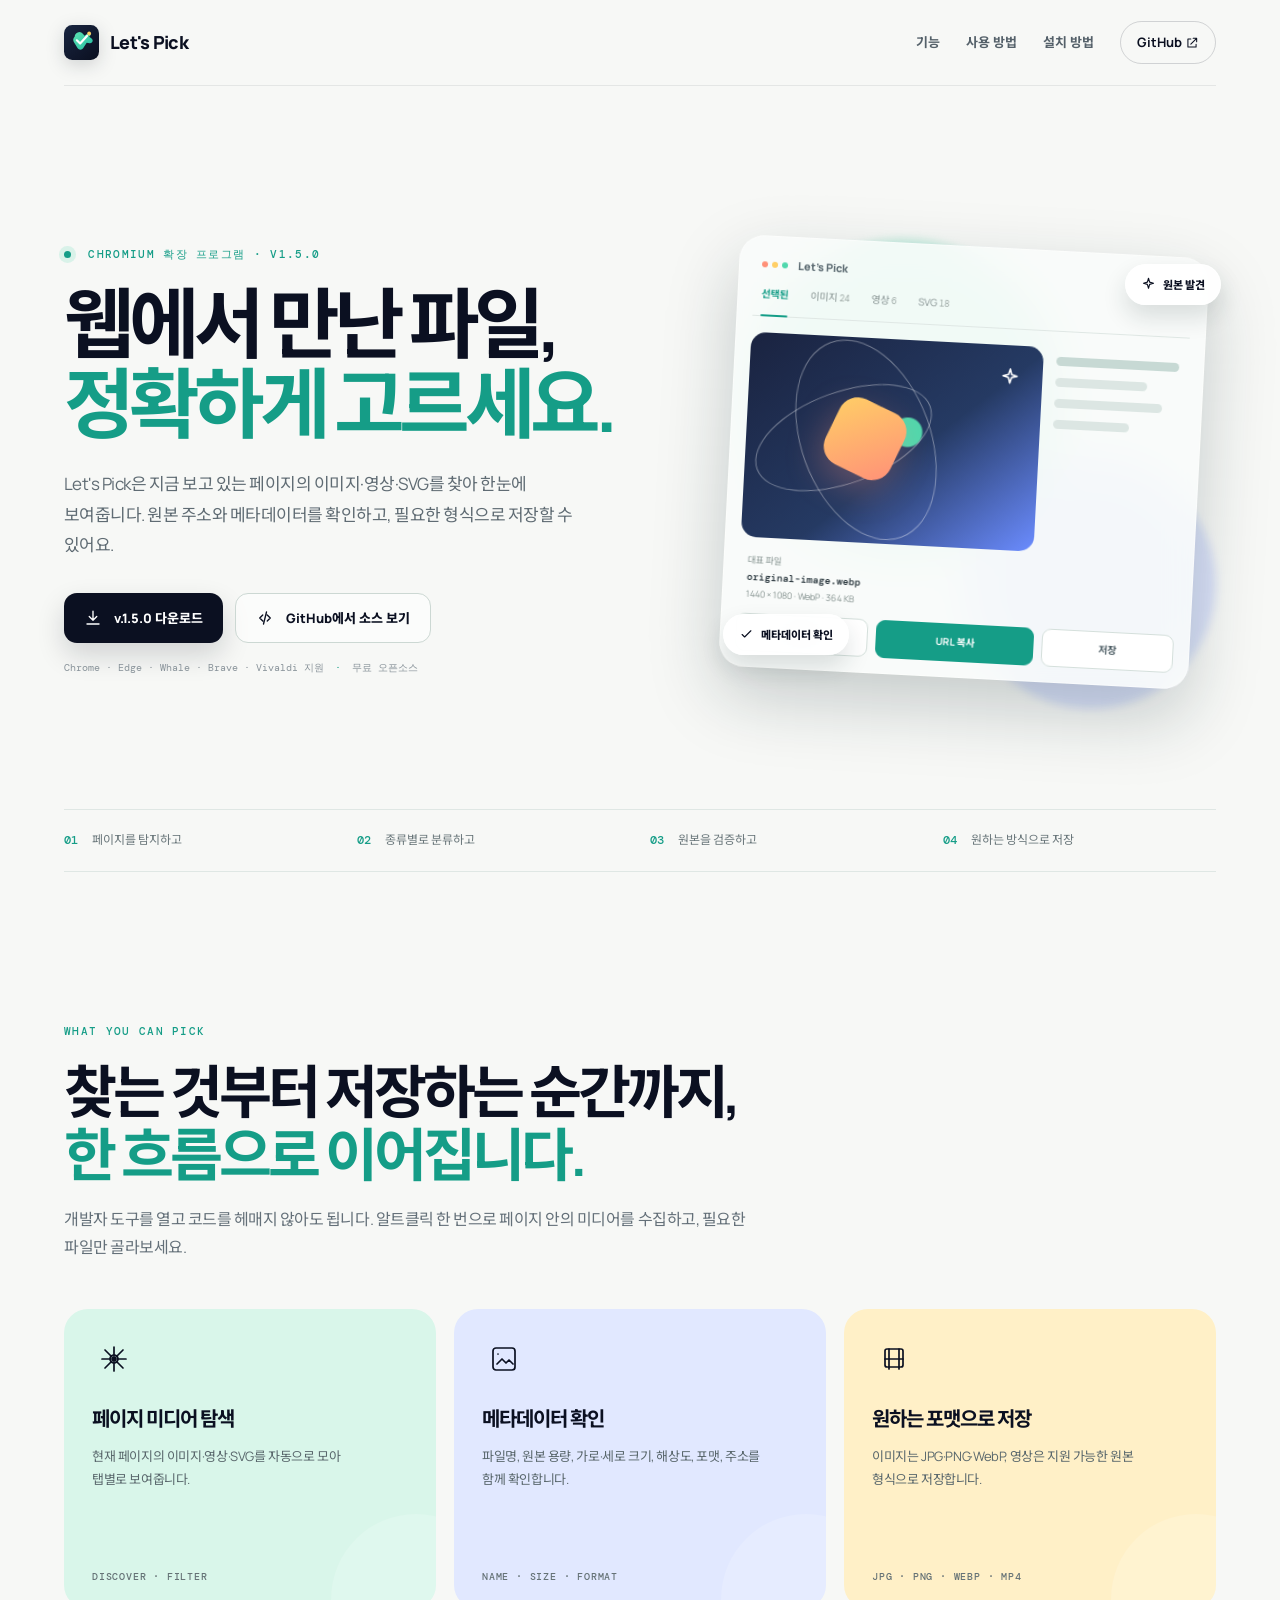
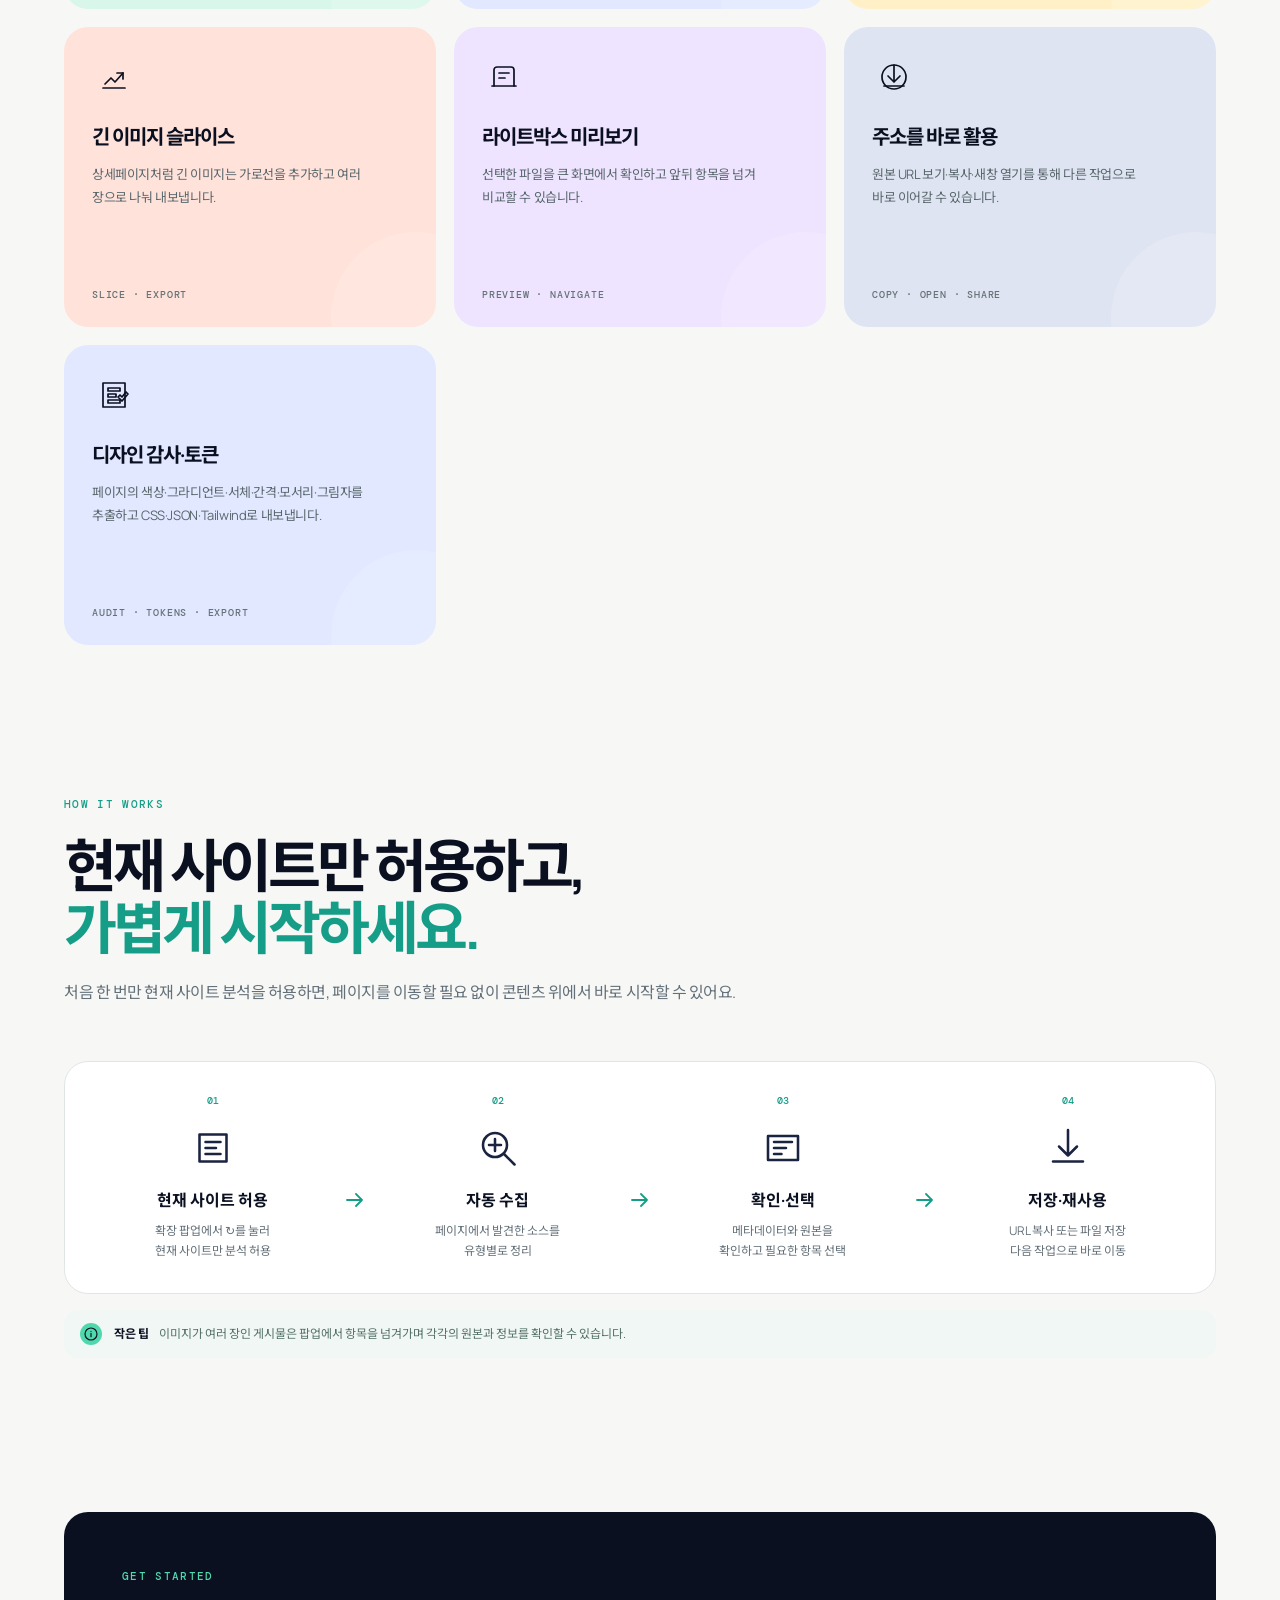
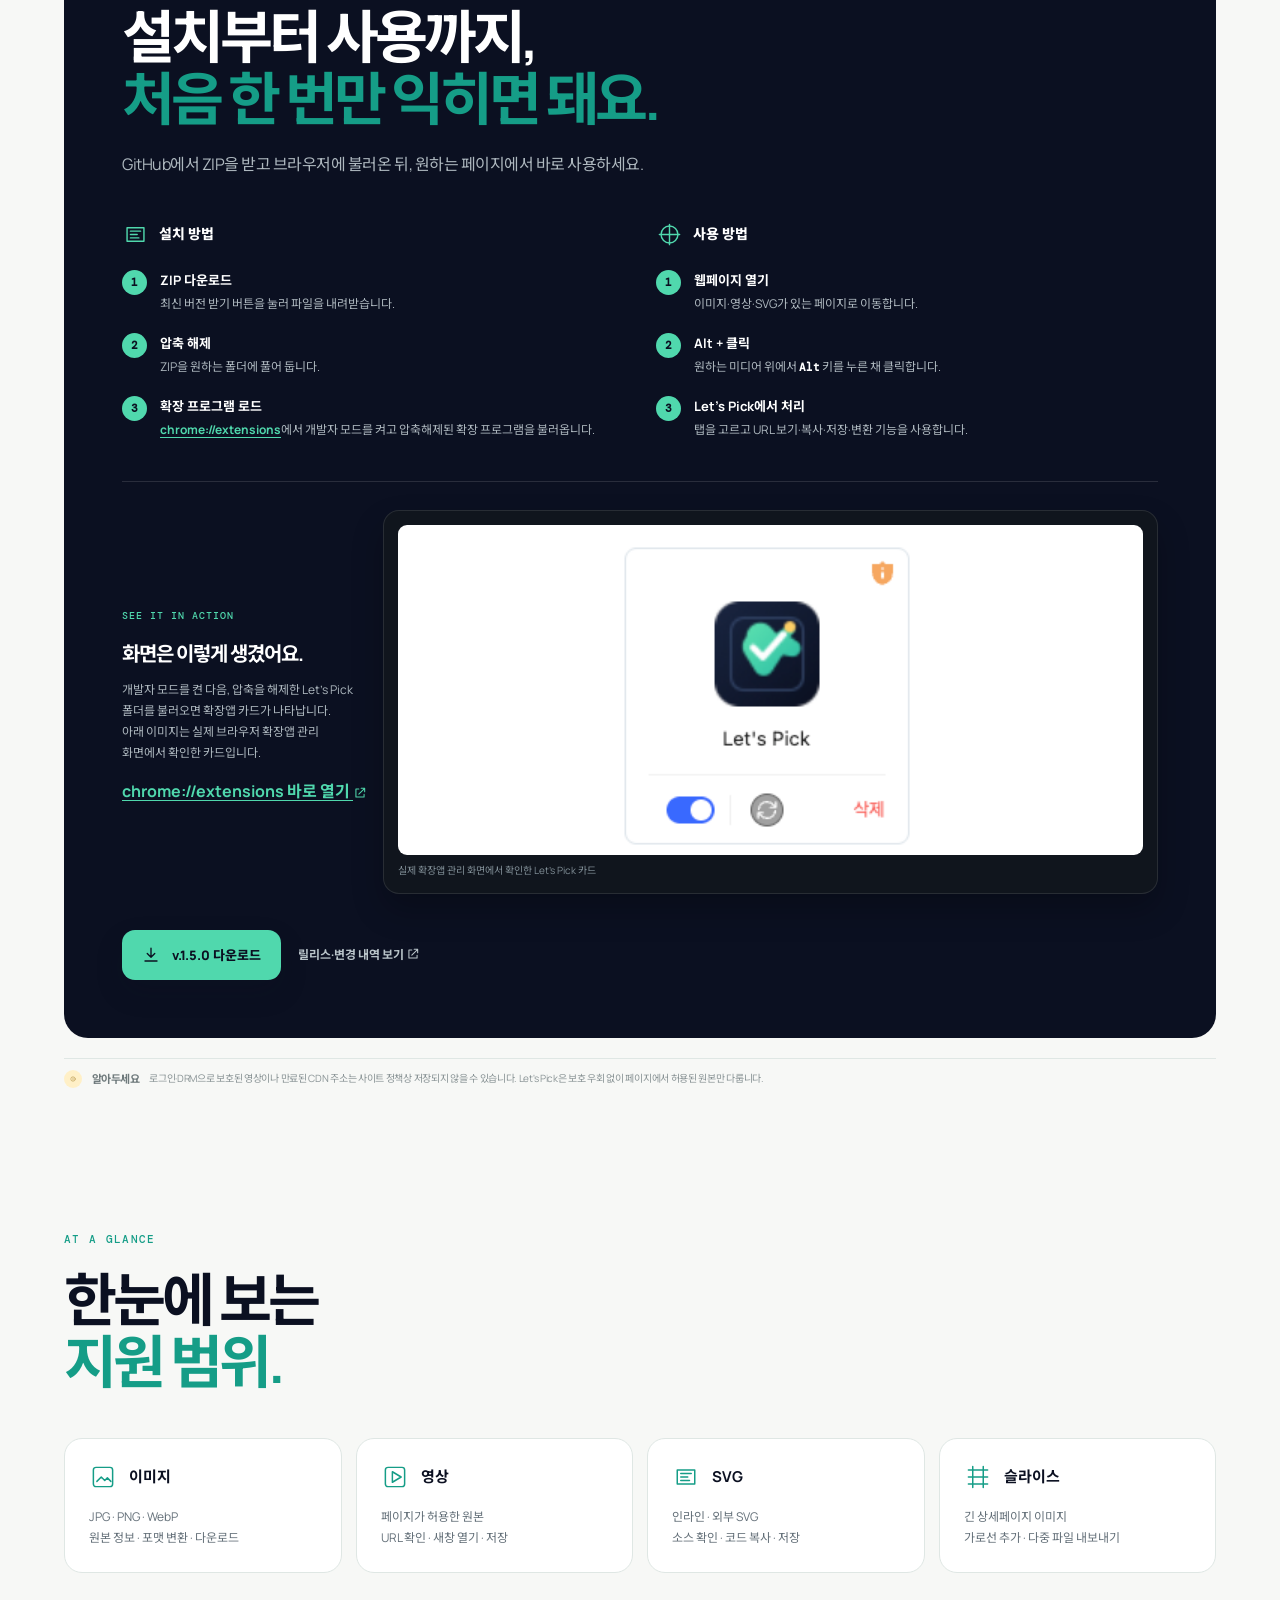
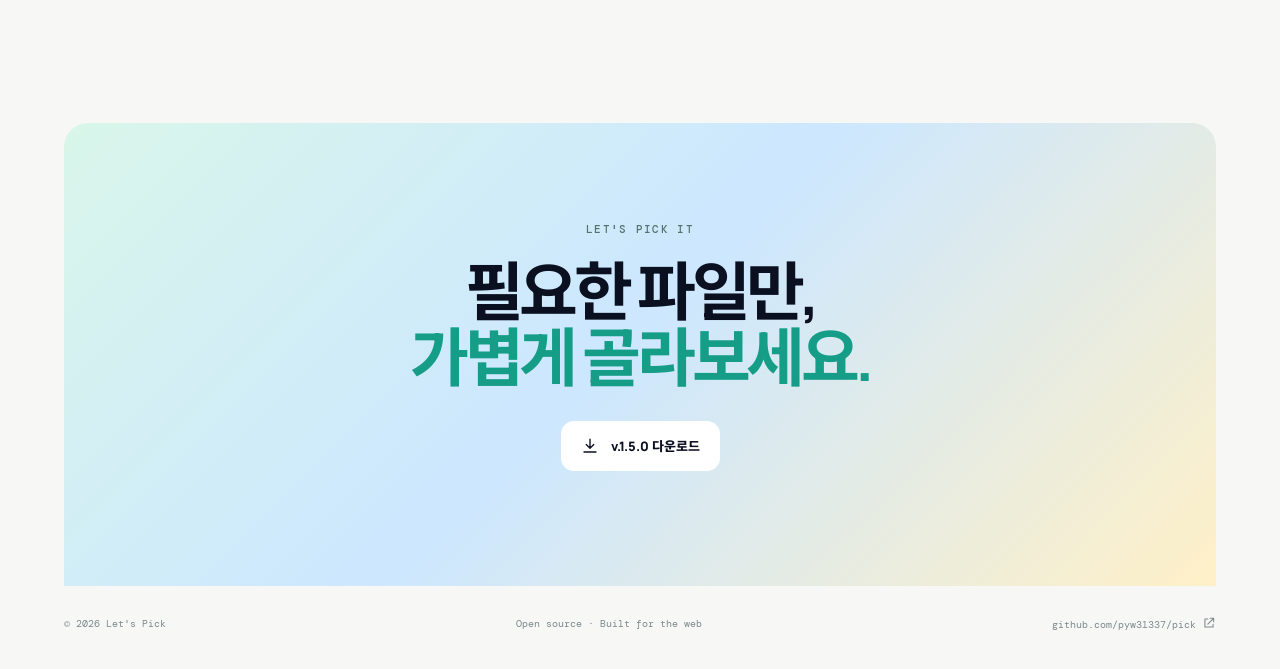
<file: index.html>
<!doctype html>
<html lang="ko">
  <head>
    <meta charset="utf-8" />
    <meta name="viewport" content="width=device-width, initial-scale=1" />
    <meta name="theme-color" content="#f7f8f6" />
    <meta name="description" content="Let's Pick — 웹페이지의 이미지·영상·SVG 원본을 찾아 확인하고 저장하는 Chromium 확장 프로그램." />
    <meta property="og:type" content="website" />
    <meta property="og:site_name" content="Let's Pick" />
    <meta property="og:title" content="Let's Pick — 웹에서 발견한 파일을, 정확하게 고르세요" />
    <meta property="og:description" content="이미지, 영상, SVG의 원본 주소와 메타데이터를 확인하고 필요한 형식으로 저장하세요." />
    <meta property="og:url" content="https://pyw31337.github.io/pick/" />
    <title>Let's Pick — 웹에서 발견한 파일을, 정확하게 고르세요</title>
    <link rel="stylesheet" href="./lets-pick.css" />
    <style>
      .note-foot{grid-column:1 / -1;display:flex;align-items:center;gap:10px;padding:11px 0 0;border:0;border-top:1px solid var(--line);border-radius:0;background:transparent;min-height:0}
      .note-foot .note-mark{width:18px;height:18px;margin:0;font-size:10px}
      .note-foot h3{font-size:11px;margin:0;color:#6f7a7c}
      .note-foot p{font-size:10px;line-height:1.5;margin:0;color:#899395}
      .inline-link{color:var(--mint);font-weight:700;text-decoration:underline;text-underline-offset:3px;text-decoration-thickness:1px;white-space:nowrap}
      .install-screenshot{display:grid;grid-template-columns:minmax(220px,.3fr) minmax(0,1fr);gap:28px;align-items:center;margin-top:42px;padding-top:28px;border-top:1px solid rgba(255,255,255,.12)}
      .screenshot-kicker{font:500 10px 'DM Mono',monospace;letter-spacing:.1em;color:var(--mint)}
      .screenshot-copy h3{font-size:20px;letter-spacing:-.05em;margin:12px 0 10px}.screenshot-copy p{font-size:12px;line-height:1.75;color:#aeb8bf;margin-bottom:16px}.install-screenshot figure{margin:0;min-width:0;padding:14px;border:1px solid rgba(255,255,255,.1);border-radius:16px;background:#10151d;box-shadow:0 16px 32px rgba(0,0,0,.24)}.install-screenshot img{display:block;width:100%;height:clamp(240px,28vw,330px);object-fit:contain;object-position:center;border-radius:9px;background:#fff}.install-screenshot figcaption{font-size:10px;color:#829098;margin-top:8px}
      @media(max-width:620px){.note-foot{align-items:flex-start}.note-foot p{font-size:9px}}
      @media(max-width:760px){.install-screenshot{grid-template-columns:1fr}.screenshot-copy p{max-width:440px}}
    </style>
  </head>
  <body>
    <svg class="icon-sprite" aria-hidden="true" focusable="false">
      <symbol id="icon-download" viewBox="0 0 24 24"><path d="M12 3v12m-5-5 5 5 5-5M4 20h16" /></symbol>
      <symbol id="icon-external" viewBox="0 0 24 24"><path d="M14 4h6v6M20 4 10 14M19 14v5H5V5h5" /></symbol>
      <symbol id="icon-source" viewBox="0 0 24 24"><path d="m9 8-4 4 4 4M15 8l4 4-4 4M14 4l-4 16" /></symbol>
      <symbol id="icon-spark" viewBox="0 0 24 24"><path d="m12 2 1.8 6.2L20 10l-6.2 1.8L12 18l-1.8-6.2L4 10l6.2-1.8L12 2Z" /></symbol>
      <symbol id="icon-check" viewBox="0 0 24 24"><path d="m5 12 4 4L19 6" /></symbol>
      <symbol id="icon-arrow-right" viewBox="0 0 24 24"><path d="M4 12h15m-6-6 6 6-6 6" /></symbol>
      <symbol id="icon-info" viewBox="0 0 24 24"><circle cx="12" cy="12" r="9" /><path d="M12 11v5M12 8h.01" /></symbol>
    </svg>
    <div class="page-shell">
      <header class="site-header">
        <a class="brand" href="./" aria-label="Let's Pick 홈">
          <svg class="brand-mark" viewBox="0 0 128 128" aria-hidden="true">
            <defs>
              <linearGradient id="brand-bg" x1="8" y1="4" x2="120" y2="124" gradientUnits="userSpaceOnUse"><stop stop-color="#18243f" /><stop offset="1" stop-color="#0b1021" /></linearGradient>
              <linearGradient id="brand-accent" x1="22" y1="22" x2="102" y2="106" gradientUnits="userSpaceOnUse"><stop stop-color="#62e6b1" /><stop offset="1" stop-color="#20b9a3" /></linearGradient>
            </defs>
            <rect width="128" height="128" rx="30" fill="url(#brand-bg)" />
            <path d="M39 43a17 17 0 0 1 30-11l6 7 9-6a10 10 0 0 1 14 3l-6 7 9 6a10 10 0 0 1-7 18l-11-2-13 20a12 12 0 0 1-20 0L37 64a17 17 0 0 1 2-21Z" fill="url(#brand-accent)" />
            <path d="m47 56 12 12 25-28" fill="none" stroke="#fff" stroke-width="8" stroke-linecap="round" stroke-linejoin="round" />
            <circle cx="92" cy="31" r="7" fill="#ffcf66" />
          </svg>
          <span>Let's Pick</span>
        </a>
        <nav class="top-nav" aria-label="페이지 메뉴">
          <a href="#features">기능</a>
          <a href="#how-it-works">사용 방법</a>
          <a href="#install">설치 방법</a>
          <a class="nav-cta" href="https://github.com/pyw31337/pick" target="_blank" rel="noreferrer">GitHub <svg class="ui-icon ui-icon-inline" aria-hidden="true"><use href="#icon-external" /></svg></a>
        </nav>
      </header>

      <main>
        <section class="hero" aria-labelledby="hero-title">
          <div class="hero-copy">
          <p class="eyebrow"><span class="status-dot"></span> Chromium 확장 프로그램 · v1.5.0</p>
            <h1 id="hero-title">웹에서 만난 파일,<br /><em>정확하게 고르세요.</em></h1>
            <p class="hero-lede">Let's Pick은 지금 보고 있는 페이지의 이미지·영상·SVG를 찾아 한눈에 보여줍니다. 원본 주소와 메타데이터를 확인하고, 필요한 형식으로 저장할 수 있어요.</p>
            <div class="hero-actions">
              <a class="button button-primary" href="./assets/lets-pick-v1.5.0.zip" download><svg class="button-icon" aria-hidden="true"><use href="#icon-download" /></svg> v.1.5.0 다운로드</a>
              <a class="button button-secondary" href="https://github.com/pyw31337/pick" target="_blank" rel="noreferrer"><svg class="button-icon" aria-hidden="true"><use href="#icon-source" /></svg> GitHub에서 소스 보기</a>
            </div>
            <p class="microcopy">Chrome · Edge · Whale · Brave · Vivaldi 지원 <span>·</span> 무료 오픈소스</p>
          </div>

          <div class="hero-visual" aria-label="Let's Pick 패널 미리보기">
            <div class="glow glow-a"></div><div class="glow glow-b"></div>
            <div class="panel-window">
            <div class="panel-topbar"><span class="window-dots"><i></i><i></i><i></i></span><span class="panel-title">Let's Pick</span><span class="panel-version">1.5.0</span></div>
              <div class="panel-tabs"><b>선택된</b><span>이미지 <strong>24</strong></span><span>영상 <strong>6</strong></span><span>SVG <strong>18</strong></span></div>
              <div class="panel-preview"><div class="preview-art"><span class="art-orbit orbit-one"></span><span class="art-orbit orbit-two"></span><span class="art-core"></span><svg class="art-star ui-icon" aria-hidden="true"><use href="#icon-spark" /></svg></div><div class="preview-lines"><i></i><i></i><i></i><i></i></div></div>
              <div class="panel-meta"><span>대표 파일</span><b>original-image.webp</b><small>1440 × 1080 · WebP · 364 KB</small></div>
              <div class="panel-actions"><button>URL 보기</button><button class="active">URL 복사</button><button>저장</button></div>
            </div>
            <div class="float-chip chip-one"><svg class="ui-icon" aria-hidden="true"><use href="#icon-spark" /></svg> 원본 발견</div><div class="float-chip chip-two"><svg class="ui-icon" aria-hidden="true"><use href="#icon-check" /></svg> 메타데이터 확인</div>
          </div>
        </section>

        <section class="trust-strip" aria-label="Let's Pick 사용 흐름">
          <div><strong>01</strong><span>페이지를 탐지하고</span></div><div><strong>02</strong><span>종류별로 분류하고</span></div><div><strong>03</strong><span>원본을 검증하고</span></div><div><strong>04</strong><span>원하는 방식으로 저장</span></div>
        </section>

        <section id="features" class="section" aria-labelledby="features-title">
          <div class="section-heading"><p class="eyebrow">WHAT YOU CAN PICK</p><h2 id="features-title">찾는 것부터 저장하는 순간까지,<br /><em>한 흐름으로 이어집니다.</em></h2><p>개발자 도구를 열고 코드를 헤매지 않아도 됩니다. 알트클릭 한 번으로 페이지 안의 미디어를 수집하고, 필요한 파일만 골라보세요.</p></div>
          <div class="feature-grid feature-grid-six">
            <article class="feature-card card-green"><div class="feature-icon icon-line" aria-hidden="true"><svg viewBox="0 0 32 32"><path d="M4 16h24M16 4v24M7 7l18 18M25 7 7 25"/><circle cx="16" cy="16" r="4"/></svg></div><h3>페이지 미디어 탐색</h3><p>현재 페이지의 이미지·영상·SVG를 자동으로 모아 탭별로 보여줍니다.</p><span class="feature-tag">DISCOVER · FILTER</span></article>
            <article class="feature-card card-blue"><div class="feature-icon icon-line" aria-hidden="true"><svg viewBox="0 0 32 32"><rect x="5" y="5" width="22" height="22" rx="3"/><path d="M9 21 14 16l4 4 3-3 4 4M10 11h.01"/></svg></div><h3>메타데이터 확인</h3><p>파일명, 원본 용량, 가로·세로 크기, 해상도, 포맷, 주소를 함께 확인합니다.</p><span class="feature-tag">NAME · SIZE · FORMAT</span></article>
            <article class="feature-card card-yellow"><div class="feature-icon icon-line" aria-hidden="true"><svg viewBox="0 0 32 32"><path d="M7 22V8a2 2 0 0 1 2-2h14a2 2 0 0 1 2 2v14a2 2 0 0 1-2 2H9a2 2 0 0 1-2-2Z"/><path d="M11 6v20M21 6v20M7 16h18"/></svg></div><h3>원하는 포맷으로 저장</h3><p>이미지는 JPG·PNG·WebP, 영상은 지원 가능한 원본 형식으로 저장합니다.</p><span class="feature-tag">JPG · PNG · WEBP · MP4</span></article>
            <article class="feature-card card-coral"><div class="feature-icon icon-line" aria-hidden="true"><svg viewBox="0 0 32 32"><path d="m7 23 6-6 4 4 8-9"/><path d="m19 12 6 0 0 6"/><path d="M5 27h22"/></svg></div><h3>긴 이미지 슬라이스</h3><p>상세페이지처럼 긴 이미지는 가로선을 추가하고 여러 장으로 나눠 내보냅니다.</p><span class="feature-tag">SLICE · EXPORT</span></article>
            <article class="feature-card card-purple"><div class="feature-icon icon-line" aria-hidden="true"><svg viewBox="0 0 32 32"><path d="M6 25V9a3 3 0 0 1 3-3h14a3 3 0 0 1 3 3v16"/><path d="M4 25h24M11 12h10M11 17h6"/></svg></div><h3>라이트박스 미리보기</h3><p>선택한 파일을 큰 화면에서 확인하고 앞뒤 항목을 넘겨 비교할 수 있습니다.</p><span class="feature-tag">PREVIEW · NAVIGATE</span></article>
            <article class="feature-card card-ink"><div class="feature-icon icon-line" aria-hidden="true"><svg viewBox="0 0 32 32"><path d="M16 4v17M10 15l6 6 6-6M6 25h20"/><circle cx="16" cy="16" r="12"/></svg></div><h3>주소를 바로 활용</h3><p>원본 URL 보기·복사·새창 열기를 통해 다른 작업으로 바로 이어갈 수 있습니다.</p><span class="feature-tag">COPY · OPEN · SHARE</span></article>
            <article class="feature-card card-blue"><div class="feature-icon icon-line" aria-hidden="true"><svg viewBox="0 0 32 32"><path d="M5 4h22v24H5V4Zm5 5h12v3H10V9Zm0 6h8v3h-8v-3Zm0 6h12v3H10v-3Z"/><path d="m22 16 2 2 4-5 2 2-6 7-4-4 2-2Z"/></svg></div><h3>디자인 감사·토큰</h3><p>페이지의 색상·그라디언트·서체·간격·모서리·그림자를 추출하고 CSS·JSON·Tailwind로 내보냅니다.</p><span class="feature-tag">AUDIT · TOKENS · EXPORT</span></article>
          </div>
        </section>

        <section id="how-it-works" class="how-section" aria-labelledby="how-title">
          <div class="section-heading"><p class="eyebrow">HOW IT WORKS</p><h2 id="how-title">현재 사이트만 허용하고,<br /><em>가볍게 시작하세요.</em></h2><p>처음 한 번만 현재 사이트 분석을 허용하면, 페이지를 이동할 필요 없이 콘텐츠 위에서 바로 시작할 수 있어요.</p></div>
          <div class="flow-diagram" aria-label="Let's Pick 동작 흐름">
            <div class="flow-step"><span class="flow-number">01</span><div class="flow-icon icon-line"><svg viewBox="0 0 32 32"><path d="M7 7h18v18H7z"/><path d="M11 12h10M11 16h7M11 20h10"/></svg></div><h3>현재 사이트 허용</h3><p>확장 팝업에서 ↻를 눌러<br />현재 사이트만 분석 허용</p></div><svg class="flow-arrow ui-icon" aria-hidden="true"><use href="#icon-arrow-right" /></svg>
            <div class="flow-step"><span class="flow-number">02</span><div class="flow-icon icon-line"><svg viewBox="0 0 32 32"><circle cx="14" cy="14" r="8"/><path d="m20 20 7 7M14 10v8M10 14h8"/></svg></div><h3>자동 수집</h3><p>페이지에서 발견한 소스를<br />유형별로 정리</p></div><svg class="flow-arrow ui-icon" aria-hidden="true"><use href="#icon-arrow-right" /></svg>
            <div class="flow-step"><span class="flow-number">03</span><div class="flow-icon icon-line"><svg viewBox="0 0 32 32"><path d="M6 8h20v16H6z"/><path d="M10 12h12M10 16h8M10 20h5"/></svg></div><h3>확인·선택</h3><p>메타데이터와 원본을<br />확인하고 필요한 항목 선택</p></div><svg class="flow-arrow ui-icon" aria-hidden="true"><use href="#icon-arrow-right" /></svg>
            <div class="flow-step"><span class="flow-number">04</span><div class="flow-icon icon-line"><svg viewBox="0 0 32 32"><path d="M16 4v17M10 15l6 6 6-6M6 25h20"/></svg></div><h3>저장·재사용</h3><p>URL 복사 또는 파일 저장<br />다음 작업으로 바로 이동</p></div>
          </div>
          <div class="tip-row"><svg class="tip-icon ui-icon" aria-hidden="true"><use href="#icon-info" /></svg><p><strong>작은 팁</strong> 이미지가 여러 장인 게시물은 팝업에서 항목을 넘겨가며 각각의 원본과 정보를 확인할 수 있습니다.</p></div>
        </section>

        <section id="install" class="install-section" aria-labelledby="install-title">
          <div class="install-card">
            <div class="section-heading"><p class="eyebrow">GET STARTED</p><h2 id="install-title">설치부터 사용까지,<br /><em>처음 한 번만 익히면 돼요.</em></h2><p>GitHub에서 ZIP을 받고 브라우저에 불러온 뒤, 원하는 페이지에서 바로 사용하세요.</p></div>
            <div class="guide-columns">
              <div class="guide-block"><div class="guide-label"><span class="guide-icon icon-line"><svg viewBox="0 0 32 32"><path d="M6 8h20v16H6z"/><path d="M10 12h12M10 16h8M10 20h10"/></svg></span><span>설치 방법</span></div><ol class="steps"><li><span>1</span><div><strong>ZIP 다운로드</strong><p>최신 버전 받기 버튼을 눌러 파일을 내려받습니다.</p></div></li><li><span>2</span><div><strong>압축 해제</strong><p>ZIP을 원하는 폴더에 풀어 둡니다.</p></div></li><li><span>3</span><div><strong>확장 프로그램 로드</strong><p><a class="inline-link" href="chrome://extensions">chrome://extensions</a>에서 개발자 모드를 켜고 압축해제된 확장 프로그램을 불러옵니다.</p></div></li></ol></div>
              <div class="guide-block guide-use"><div class="guide-label"><span class="guide-icon icon-line"><svg viewBox="0 0 32 32"><path d="M16 4v24M4 16h24"/><circle cx="16" cy="16" r="10"/></svg></span><span>사용 방법</span></div><ol class="steps"><li><span>1</span><div><strong>웹페이지 열기</strong><p>이미지·영상·SVG가 있는 페이지로 이동합니다.</p></div></li><li><span>2</span><div><strong>Alt + 클릭</strong><p>원하는 미디어 위에서 <b>Alt</b> 키를 누른 채 클릭합니다.</p></div></li><li><span>3</span><div><strong>Let's Pick에서 처리</strong><p>탭을 고르고 URL 보기·복사·저장·변환 기능을 사용합니다.</p></div></li></ol></div>
            </div>
            <div class="install-screenshot">
              <div class="screenshot-copy"><span class="screenshot-kicker">SEE IT IN ACTION</span><h3>화면은 이렇게 생겼어요.</h3><p>개발자 모드를 켠 다음, 압축을 해제한 Let's Pick 폴더를 불러오면 확장앱 카드가 나타납니다. 아래 이미지는 실제 브라우저 확장앱 관리 화면에서 확인한 카드입니다.</p><a class="inline-link" href="chrome://extensions">chrome://extensions 바로 열기 <svg class="ui-icon ui-icon-inline" aria-hidden="true"><use href="#icon-external" /></svg></a></div>
              <figure><img src="./assets/chrome-extensions-install.png?v=1.5.0" alt="실제 브라우저 확장앱 관리 화면에 표시된 Let's Pick 카드" /><figcaption>실제 확장앱 관리 화면에서 확인한 Let's Pick 카드</figcaption></figure>
            </div>
            <div class="install-actions"><a class="button button-primary" href="./assets/lets-pick-v1.5.0.zip" download><svg class="button-icon" aria-hidden="true"><use href="#icon-download" /></svg> v.1.5.0 다운로드</a><a class="text-link" href="https://github.com/pyw31337/pick/releases" target="_blank" rel="noreferrer">릴리스·변경 내역 보기 <svg class="ui-icon ui-icon-inline" aria-hidden="true"><use href="#icon-external" /></svg></a></div>
          </div>
          <aside class="note-card note-foot"><svg class="note-mark ui-icon" aria-hidden="true"><use href="#icon-info" /></svg><h3>알아두세요</h3><p>로그인·DRM으로 보호된 영상이나 만료된 CDN 주소는 사이트 정책상 저장되지 않을 수 있습니다. Let's Pick은 보호 우회 없이 페이지에서 허용된 원본만 다룹니다.</p></aside>
        </section>

        <section class="details-section" aria-labelledby="details-title"><div class="section-heading"><p class="eyebrow">AT A GLANCE</p><h2 id="details-title">한눈에 보는<br /><em>지원 범위.</em></h2></div><div class="details-grid"><div class="detail-item"><div class="detail-top"><span class="detail-symbol icon-line"><svg viewBox="0 0 32 32"><rect x="5" y="5" width="22" height="22" rx="3"/><path d="M9 21 14 16l4 4 3-3 4 4"/></svg></span><strong>이미지</strong></div><p>JPG · PNG · WebP<br />원본 정보 · 포맷 변환 · 다운로드</p></div><div class="detail-item"><div class="detail-top"><span class="detail-symbol icon-line"><svg viewBox="0 0 32 32"><path d="m13 10 10 6-10 6V10Z"/><rect x="5" y="5" width="22" height="22" rx="3"/></svg></span><strong>영상</strong></div><p>페이지가 허용한 원본<br />URL 확인 · 새창 열기 · 저장</p></div><div class="detail-item"><div class="detail-top"><span class="detail-symbol icon-line"><svg viewBox="0 0 32 32"><path d="M6 8h20v16H6z"/><path d="M10 12h12M10 16h8M10 20h10"/></svg></span><strong>SVG</strong></div><p>인라인 · 외부 SVG<br />소스 확인 · 코드 복사 · 저장</p></div><div class="detail-item"><div class="detail-top"><span class="detail-symbol icon-line"><svg viewBox="0 0 32 32"><path d="M5 8h22M5 16h22M5 24h22"/><path d="M10 4v24M22 4v24"/></svg></span><strong>슬라이스</strong></div><p>긴 상세페이지 이미지<br />가로선 추가 · 다중 파일 내보내기</p></div></div></section>

        <section class="closing" aria-labelledby="closing-title"><p class="eyebrow">LET'S PICK IT</p><h2 id="closing-title">필요한 파일만,<br /><em>가볍게 골라보세요.</em></h2><a class="button button-light" href="./assets/lets-pick-v1.5.0.zip" download><svg class="button-icon" aria-hidden="true"><use href="#icon-download" /></svg> v.1.5.0 다운로드</a></section>
      </main>

      <footer class="site-footer"><span>© 2026 Let's Pick</span><span>Open source · Built for the web</span><a href="https://github.com/pyw31337/pick" target="_blank" rel="noreferrer">github.com/pyw31337/pick <svg class="ui-icon ui-icon-inline" aria-hidden="true"><use href="#icon-external" /></svg></a></footer>
    </div>
  </body>
</html>
</file>
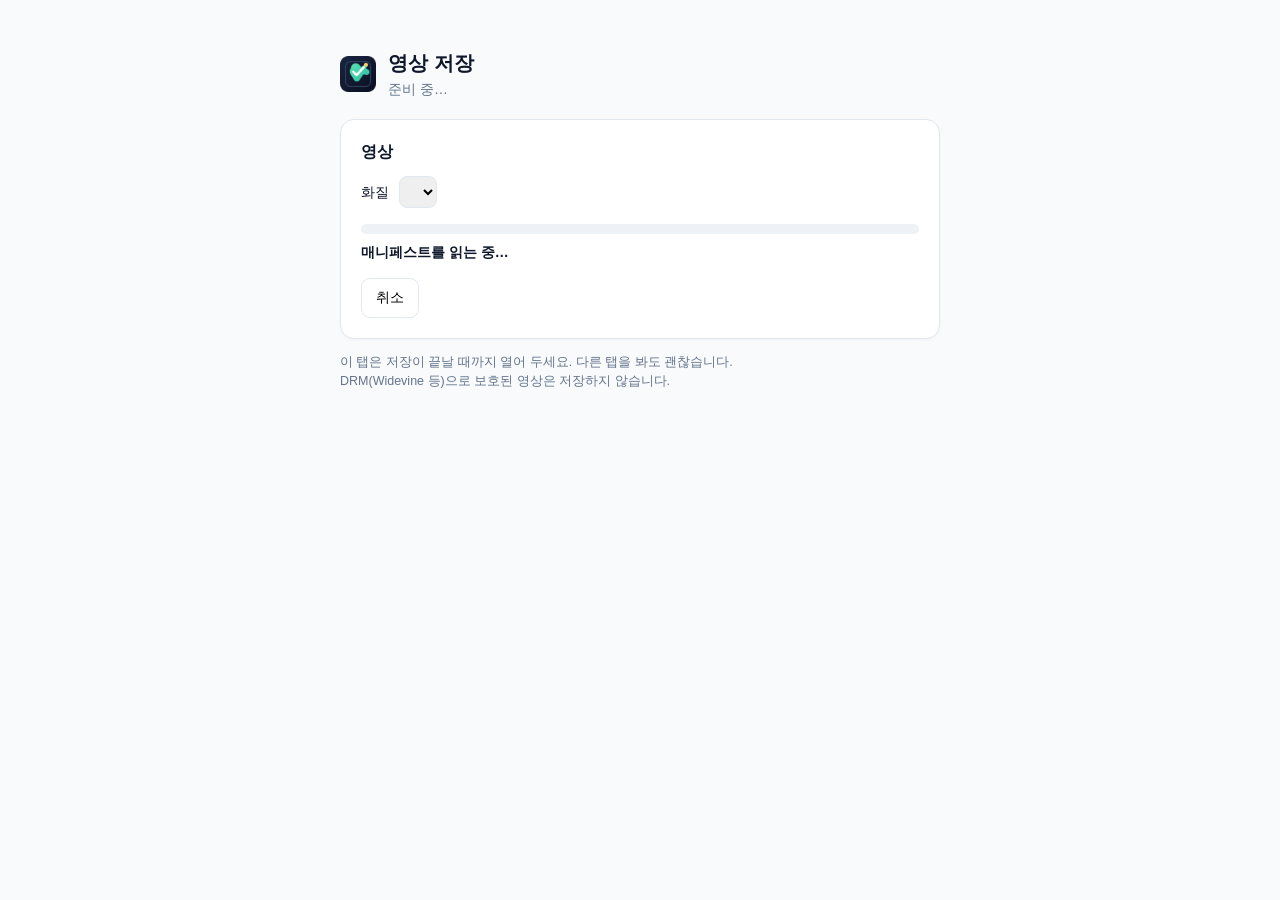
<file: downloader.html>
<!doctype html>
<html lang="ko">
<meta charset="utf-8">
<title>Let's Pick · 영상 저장</title>
<link rel="stylesheet" href="downloader.css">
<main>
  <header>
    <img src="icon-48.png" width="36" height="36" alt="">
    <div>
      <h1>영상 저장</h1>
      <p id="from">준비 중…</p>
    </div>
  </header>
  <section class="card">
    <h2 id="title">영상</h2>
    <p id="kind" class="muted"></p>
    <label id="qualityRow" hidden>화질
      <select id="quality"></select>
    </label>
    <div class="bar"><i id="bar"></i></div>
    <p id="status" role="status">매니페스트를 읽는 중…</p>
    <p id="detail" class="muted"></p>
    <div class="actions">
      <button id="cancel" type="button">취소</button>
      <button id="restart" type="button" hidden>선택한 화질로 다시 받기</button>
      <button id="show" type="button" class="brand" hidden>저장된 파일 보기</button>
    </div>
  </section>
  <p class="tips">이 탭은 저장이 끝날 때까지 열어 두세요. 다른 탭을 봐도 괜찮습니다.<br>
  DRM(Widevine 등)으로 보호된 영상은 저장하지 않습니다.</p>
</main>
<script src="media-tools.js"></script>
<script src="downloader.js"></script>
</html>
</file>
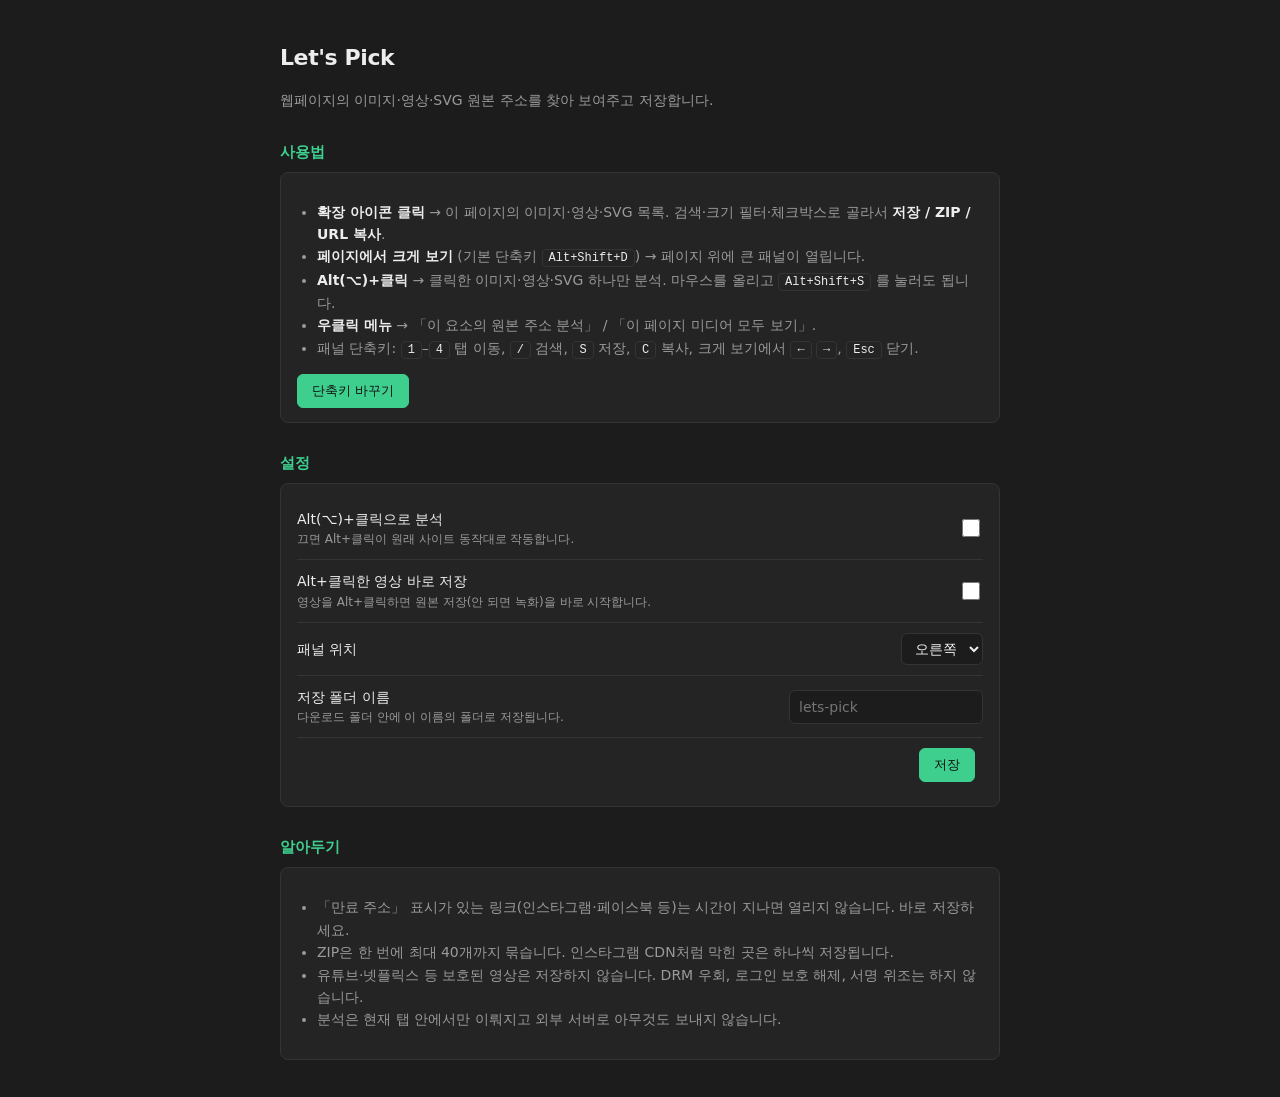
<file: options.html>
<!doctype html>
<html lang="ko">
<meta charset="utf-8">
<title>Let's Pick 설정</title>
<style>
  :root{--brand:#3ecf8e;--bg:#1c1c1c;--fg:#ededed;--muted:#9a9a9a;--border:#343434;--surface:#242424}
  body{font:14px/1.6 ui-sans-serif,system-ui,-apple-system,"Apple SD Gothic Neo","Malgun Gothic",sans-serif;max-width:720px;margin:40px auto;padding:0 20px;color:var(--fg);background:var(--bg)}
  h1{font-size:22px;font-weight:650;letter-spacing:-.4px;margin-bottom:4px}
  h1 small{color:var(--muted);font-size:12px;margin-left:8px}
  h2{font-size:15px;margin:28px 0 8px;color:var(--brand)}
  p,li{color:var(--muted)}
  b{color:var(--fg)}
  kbd{background:var(--surface);border:1px solid var(--border);padding:1px 6px;border-radius:4px;font-size:12px;color:var(--fg)}
  .card{border:1px solid var(--border);background:var(--surface);border-radius:8px;padding:14px 16px}
  .row{display:flex;align-items:center;justify-content:space-between;gap:16px;padding:10px 0;border-bottom:1px solid var(--border)}
  .row:last-child{border-bottom:0}
  .row span small{display:block;color:var(--muted);font-size:12px}
  input[type=text],select{height:32px;border:1px solid var(--border);border-radius:6px;background:var(--bg);color:var(--fg);padding:0 9px;font:inherit}
  input[type=checkbox]{width:18px;height:18px;accent-color:var(--brand)}
  button{height:34px;border:1px solid var(--brand);border-radius:6px;background:var(--brand);color:#111;font:600 13px/1 inherit;padding:0 14px;cursor:pointer}
  #saved{color:var(--brand);font-size:12px;margin-left:8px}
  ul{padding-left:20px}
</style>
<h1>Let's Pick <small id="ver"></small></h1>
<p>웹페이지의 이미지·영상·SVG 원본 주소를 찾아 보여주고 저장합니다.</p>

<h2>사용법</h2>
<div class="card">
  <ul>
    <li><b>확장 아이콘 클릭</b> → 이 페이지의 이미지·영상·SVG 목록. 검색·크기 필터·체크박스로 골라서 <b>저장 / ZIP / URL 복사</b>.</li>
    <li><b>페이지에서 크게 보기</b> (기본 단축키 <kbd id="k-panel">Alt+Shift+D</kbd>) → 페이지 위에 큰 패널이 열립니다.</li>
    <li><b>Alt(⌥)+클릭</b> → 클릭한 이미지·영상·SVG 하나만 분석. 마우스를 올리고 <kbd id="k-inspect">Alt+Shift+S</kbd> 를 눌러도 됩니다.</li>
    <li><b>우클릭 메뉴</b> → 「이 요소의 원본 주소 분석」 / 「이 페이지 미디어 모두 보기」.</li>
    <li>패널 단축키: <kbd>1</kbd>–<kbd>4</kbd> 탭 이동, <kbd>/</kbd> 검색, <kbd>S</kbd> 저장, <kbd>C</kbd> 복사, 크게 보기에서 <kbd>←</kbd> <kbd>→</kbd>, <kbd>Esc</kbd> 닫기.</li>
  </ul>
  <button id="shortcuts" type="button">단축키 바꾸기</button>
</div>

<h2>설정</h2>
<div class="card">
  <label class="row"><span>Alt(⌥)+클릭으로 분석<small>끄면 Alt+클릭이 원래 사이트 동작대로 작동합니다.</small></span><input id="altClick" type="checkbox"></label>
  <label class="row"><span>Alt+클릭한 영상 바로 저장<small>영상을 Alt+클릭하면 원본 저장(안 되면 녹화)을 바로 시작합니다.</small></span><input id="autoVideo" type="checkbox"></label>
  <label class="row"><span>패널 위치</span><select id="dock"><option value="right">오른쪽</option><option value="left">왼쪽</option></select></label>
  <label class="row"><span>저장 폴더 이름<small>다운로드 폴더 안에 이 이름의 폴더로 저장됩니다.</small></span><input id="folder" type="text" placeholder="lets-pick"></label>
  <div class="row"><span></span><span><button id="save" type="button">저장</button><span id="saved"></span></span></div>
</div>

<h2>알아두기</h2>
<div class="card">
  <ul>
    <li>「만료 주소」 표시가 있는 링크(인스타그램·페이스북 등)는 시간이 지나면 열리지 않습니다. 바로 저장하세요.</li>
    <li>ZIP은 한 번에 최대 40개까지 묶습니다. 인스타그램 CDN처럼 막힌 곳은 하나씩 저장됩니다.</li>
    <li>유튜브·넷플릭스 등 보호된 영상은 저장하지 않습니다. DRM 우회, 로그인 보호 해제, 서명 위조는 하지 않습니다.</li>
    <li>분석은 현재 탭 안에서만 이뤄지고 외부 서버로 아무것도 보내지 않습니다.</li>
  </ul>
</div>
<script src="options.js"></script>
</html>
</file>
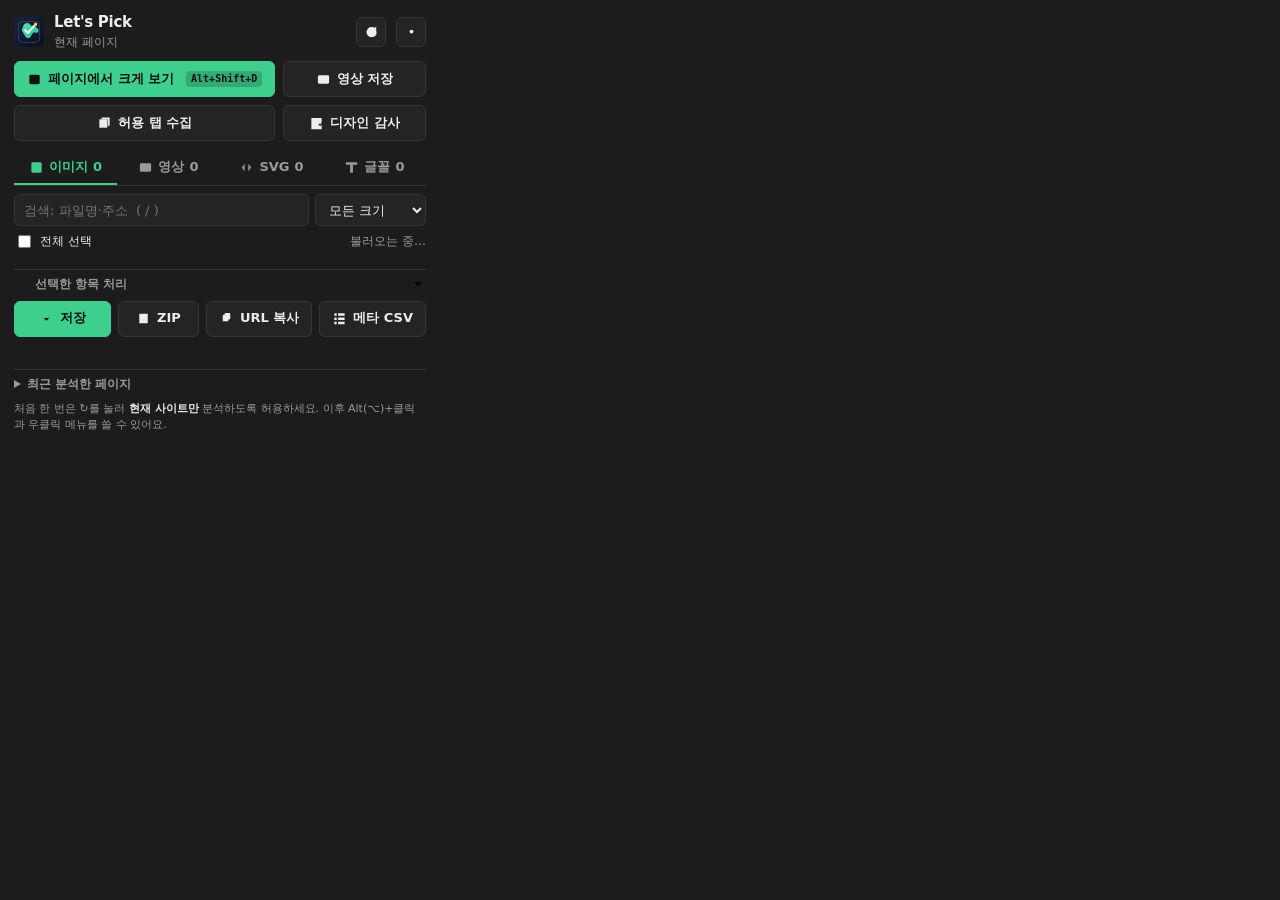
<file: popup.html>
<!doctype html>
<html lang="ko">
<meta charset="utf-8">
<title>Let's Pick</title>
<link rel="stylesheet" href="popup.css">
<main>
  <header>
    <img src="icon-48.png" width="30" height="30" alt="">
    <div class="title">
      <h1>Let's Pick <small id="ver"></small></h1>
      <p id="pageHost">현재 페이지</p>
    </div>
    <button id="refresh" class="icon" type="button" title="다시 찾기" aria-label="다시 찾기"><svg class="btn-icon" viewBox="0 0 32 32" aria-hidden="true"><path d="M26 12a11 11 0 1 0 1 8"/><path d="M26 5v7h-7"/></svg></button>
    <button id="settings" class="icon" type="button" title="설정" aria-label="설정"><svg class="btn-icon" viewBox="0 0 32 32" aria-hidden="true"><circle cx="16" cy="16" r="4"/><path d="M16 4v4M16 24v4M4 16h4M24 16h4M7.5 7.5l2.8 2.8M21.7 21.7l2.8 2.8M24.5 7.5l-2.8 2.8M10.3 21.7l-2.8 2.8"/></svg></button>
  </header>

  <div class="primary">
    <button id="openPanel" type="button" class="brand" title="페이지 위에 큰 패널을 엽니다">
      <svg class="btn-icon" viewBox="0 0 32 32" aria-hidden="true"><rect x="5" y="6" width="22" height="20" rx="3"/><path d="M9 11h14M9 16h9M9 21h12"/></svg><span class="btn-label">페이지에서 크게 보기</span> <kbd id="panelKey">Alt+Shift+D</kbd>
    </button>
    <button id="oneClickVideo" type="button" title="재생 중인 영상을 원본 파일로 저장하거나, 막혀 있으면 끝까지 녹화합니다"><svg class="btn-icon" viewBox="0 0 32 32" aria-hidden="true"><rect x="4" y="7" width="24" height="18" rx="3"/><path d="m13 12 7 4-7 4v-8Z"/></svg><span class="btn-label">영상 저장</span></button>
    <button id="collectTabs" type="button" title="이미 허용한 사이트의 열린 탭만 수집합니다"><svg class="btn-icon" viewBox="0 0 32 32" aria-hidden="true"><path d="M5 7h17v18H5z"/><path d="M10 3h17v18h-4V7H10z"/></svg><span class="btn-label">허용 탭 수집</span></button>
    <button id="designAudit" type="button" title="페이지 전체의 디자인 토큰과 일관성을 분석합니다"><svg class="btn-icon" viewBox="0 0 32 32" aria-hidden="true"><path d="M5 4h22v24H5V4Zm5 5h12v3H10V9Zm0 6h8v3h-8v-3Zm0 6h12v3H10v-3Z"/><path d="m22 16 2 2 4-5 2 2-6 7-4-4 2-2Z" fill="#1c1c1c"/></svg><span class="btn-label">디자인 감사</span></button>
  </div>

  <nav class="tabs" role="tablist">
    <button data-tab="images" class="active" type="button"><svg class="tab-icon" viewBox="0 0 32 32" aria-hidden="true"><rect x="5" y="5" width="22" height="22" rx="3"/><circle cx="11" cy="12" r="2"/><path d="m6 23 7-7 4 4 3-3 6 6"/></svg>이미지 <b id="n-images">0</b></button>
    <button data-tab="videos" type="button"><svg class="tab-icon" viewBox="0 0 32 32" aria-hidden="true"><rect x="4" y="7" width="24" height="18" rx="3"/><path d="m13 12 7 4-7 4v-8Z"/></svg>영상 <b id="n-videos">0</b></button>
    <button data-tab="svgs" type="button"><svg class="tab-icon" viewBox="0 0 32 32" aria-hidden="true"><path d="m12 8-6 8 6 8M20 8l6 8-6 8M18 5l-4 22"/></svg>SVG <b id="n-svgs">0</b></button>
    <button data-tab="fonts" type="button"><svg class="tab-icon" viewBox="0 0 32 32" aria-hidden="true"><path d="M4 5h24v5h-9v17h-6V10H4V5Z"/></svg>글꼴 <b id="n-fonts">0</b></button>
  </nav>

  <div class="filters">
    <input id="search" type="search" placeholder="검색: 파일명·주소  ( / )" autocomplete="off">
    <select id="minPx" title="작은 썸네일·아이콘 숨기기">
      <option value="0">모든 크기</option>
      <option value="200">200px 이상</option>
      <option value="400">400px 이상</option>
      <option value="800">800px 이상</option>
    </select>
  </div>

  <div class="toolbar">
    <label><input id="selectAll" type="checkbox"> 전체 선택</label>
    <span id="count">불러오는 중…</span>
  </div>

  <section id="list" class="grid" aria-live="polite"></section>

  <details class="bulk-group" open>
    <summary><svg class="group-icon" viewBox="0 0 32 32" aria-hidden="true"><path d="M7 6h18M7 16h18M7 26h18"/><path d="M3 6h.01M3 16h.01M3 26h.01"/></svg><span>선택한 항목 처리</span><svg class="group-chevron" viewBox="0 0 32 32" aria-hidden="true"><path d="m8 10 8 8 8-8"/></svg></summary>
    <footer class="bulk-actions">
      <button id="download" type="button" class="brand"><svg class="btn-icon" viewBox="0 0 32 32" aria-hidden="true"><path d="M16 4v17M10 15l6 6 6-6M6 25h20"/></svg><span class="btn-label">저장</span></button>
      <button id="zip" type="button"><svg class="btn-icon" viewBox="0 0 32 32" aria-hidden="true"><path d="M7 6h18v20H7zM12 6v4M16 6v4M20 6v4"/><path d="M13 17h6M13 21h6"/></svg><span class="btn-label">ZIP</span></button>
      <button id="copy" type="button"><svg class="btn-icon" viewBox="0 0 32 32" aria-hidden="true"><rect x="8" y="8" width="12" height="14" rx="2"/><path d="M12 8V6a2 2 0 0 1 2-2h8a2 2 0 0 1 2 2v10a2 2 0 0 1-2 2h-2"/></svg><span class="btn-label">URL 복사</span></button>
      <button id="meta" type="button"><svg class="btn-icon" viewBox="0 0 32 32" aria-hidden="true"><path d="M5 5h5v5H5V5Zm0 9h5v5H5v-5Zm0 9h5v5H5v-5Zm8-18h14v5H13V5Zm0 9h14v5H13v-5Zm0 9h14v5H13v-5Z"/></svg><span class="btn-label">메타 CSV</span></button>
    </footer>
  </details>
  <p id="status" role="status"></p>

  <details id="historyBox">
    <summary>최근 분석한 페이지</summary>
    <section id="history"></section>
  </details>

  <p class="tips">처음 한 번은 ↻를 눌러 <b>현재 사이트만</b> 분석하도록 허용하세요. 이후 Alt(⌥)+클릭과 우클릭 메뉴를 쓸 수 있어요.</p>
</main>
<script src="shared.js"></script>
<script src="popup.js"></script>
</html>
</file>
<file: lets-pick.css>
@import url('https://fonts.googleapis.com/css2?family=DM+Mono:wght@400;500&family=Manrope:wght@400;500;600;700;800&family=Noto+Sans+KR:wght@400;500;600;700;800&display=swap');

:root{--ink:#0b1021;--ink-soft:#1a2340;--paper:#f7f8f6;--muted:#647079;--line:#dfe7e4;--mint:#50d8ad;--mint-deep:#159d87;--yellow:#ffcf66;--blue:#7996ff;--coral:#ff9078;--purple:#dfc8ff;--radius:24px}
*{box-sizing:border-box}
html{scroll-behavior:smooth}
body{margin:0;background:var(--paper);color:var(--ink);font-family:Manrope,'Noto Sans KR',system-ui,sans-serif;line-height:1.55;overflow-x:hidden;word-break:keep-all;overflow-wrap:break-word}
a{color:inherit;text-decoration:none}button{font:inherit}h1,h2,h3,p,li{word-break:keep-all;overflow-wrap:break-word}
.page-shell{max-width:1440px;margin:0 auto;padding:0 clamp(22px,5vw,76px)}
.site-header{height:86px;display:flex;align-items:center;justify-content:space-between;border-bottom:1px solid rgba(11,16,33,.08)}
.brand{display:inline-flex;align-items:center;gap:11px;font-size:18px;font-weight:800;letter-spacing:-.04em}.brand-mark{width:35px;height:35px;filter:drop-shadow(0 5px 9px rgba(11,16,33,.16))}
.top-nav{display:flex;align-items:center;gap:26px;font-size:13px;font-weight:700;color:#55616a}.top-nav a{transition:color .2s ease}.top-nav a:hover{color:var(--ink)}.top-nav .nav-cta{color:var(--ink);padding:10px 16px;border:1px solid rgba(11,16,33,.16);border-radius:99px}
.hero{display:grid;grid-template-columns:minmax(0,1fr) minmax(420px,.9fr);gap:clamp(30px,7vw,110px);align-items:center;padding:clamp(76px,10vw,145px) 0 100px}.eyebrow{font:500 11px/1.2 'DM Mono',monospace;letter-spacing:.12em;text-transform:uppercase;color:var(--mint-deep);margin:0 0 22px}.status-dot{width:7px;height:7px;border-radius:99px;display:inline-block;background:var(--mint-deep);box-shadow:0 0 0 5px rgba(80,216,173,.18);margin-right:9px}
h1,h2,h3,p{margin-top:0}h1{font-size:clamp(42px,6vw,78px);line-height:1.04;letter-spacing:-.075em;margin-bottom:26px}h1 em,h2 em{font-style:normal;color:var(--mint-deep)}.hero-lede{max-width:540px;color:#5f6b73;font-size:17px;line-height:1.8;margin-bottom:32px;letter-spacing:-.03em}
.hero-actions,.install-actions{display:flex;align-items:center;gap:12px;flex-wrap:wrap}.button{display:inline-flex;align-items:center;justify-content:center;gap:12px;min-height:50px;padding:0 20px;border-radius:13px;font-size:13px;font-weight:800;white-space:nowrap;transition:transform .2s ease,box-shadow .2s ease,background .2s ease}.button:hover{transform:translateY(-2px)}.button-icon{font-size:18px;line-height:1}.button-primary{background:var(--ink);color:#fff;box-shadow:0 12px 28px rgba(11,16,33,.16)}.button-primary:hover{box-shadow:0 17px 34px rgba(11,16,33,.22)}.button-secondary{border:1px solid #ccd8d3;background:rgba(255,255,255,.56)}.button-light{background:#fff;color:var(--ink)}.microcopy{font:400 10px 'DM Mono',monospace;color:#89939a;margin:18px 0 0}.microcopy span{padding:0 5px;color:var(--mint-deep)}
.hero-visual{position:relative;min-height:495px;display:flex;align-items:center;justify-content:center}.glow{position:absolute;border-radius:50%;filter:blur(4px)}.glow-a{width:320px;height:320px;background:rgba(80,216,173,.3);top:5%;left:6%}.glow-b{width:250px;height:250px;background:rgba(121,150,255,.24);bottom:0;right:0}.panel-window{position:relative;z-index:1;width:min(100%,470px);padding:15px;border:1px solid rgba(255,255,255,.38);border-radius:25px;background:rgba(249,252,251,.84);box-shadow:0 28px 70px rgba(20,40,45,.22);backdrop-filter:blur(20px);transform:rotate(3deg)}
.panel-topbar{display:flex;align-items:center;gap:10px;padding:4px 7px 14px;color:#5e6d74;font-size:11px;font-weight:800}.window-dots{display:flex;gap:4px}.window-dots i{display:block;width:6px;height:6px;border-radius:50%;background:#d4dfdc}.window-dots i:first-child{background:#ff9078}.window-dots i:nth-child(2){background:#ffcf66}.window-dots i:nth-child(3){background:#50d8ad}.panel-version{margin-left:auto;font:400 9px 'DM Mono',monospace;color:#96a19f}.panel-tabs{display:flex;gap:22px;padding:0 8px 13px;border-bottom:1px solid var(--line);font-size:10px;color:#84908f}.panel-tabs b{color:var(--mint-deep);position:relative}.panel-tabs b:after{content:'';position:absolute;left:0;right:0;bottom:-14px;height:2px;border-radius:2px;background:var(--mint-deep)}.panel-tabs strong{font:400 9px 'DM Mono',monospace;color:#9da8a4}.panel-preview{display:grid;grid-template-columns:1.55fr .7fr;gap:13px;padding-top:16px}.preview-art{height:205px;position:relative;overflow:hidden;border-radius:15px;background:radial-gradient(circle at 55% 45%,#50d8ad 0 7%,transparent 8%),linear-gradient(140deg,#1a2340 0%,#253a63 56%,#6b8cff 100%)}.art-orbit{position:absolute;border:1px solid rgba(255,255,255,.38);border-radius:50%;transform:rotate(-23deg)}.orbit-one{width:185px;height:92px;left:5px;top:55px}.orbit-two{width:130px;height:208px;left:55px;top:-2px}.art-core{position:absolute;width:72px;height:72px;border-radius:20px;background:linear-gradient(135deg,#ffcf66,#ff9078);left:83px;top:65px;transform:rotate(23deg);box-shadow:0 12px 35px rgba(255,144,120,.3)}.art-star{position:absolute;color:#fff;right:22px;top:22px;font-size:21px}.preview-lines{padding:9px 0}.preview-lines i{display:block;height:9px;border-radius:9px;background:#dce6e3;margin-bottom:12px}.preview-lines i:first-child{width:93%;background:#c7d9d4}.preview-lines i:nth-child(2){width:70%}.preview-lines i:nth-child(3){width:82%}.preview-lines i:nth-child(4){width:58%}.panel-meta{display:flex;flex-direction:column;gap:4px;padding:16px 8px 12px}.panel-meta span,.panel-meta small{font-size:9px;color:#83908e}.panel-meta b{font:500 10px 'DM Mono',monospace;color:#26333a}.panel-actions{display:grid;grid-template-columns:1fr 1.2fr 1fr;gap:8px}.panel-actions button{border:1px solid #d4dfdb;border-radius:9px;background:#fff;padding:10px 4px;font-size:10px;font-weight:700;color:#506067}.panel-actions button.active{border-color:var(--mint-deep);background:var(--mint-deep);color:#fff}.float-chip{position:absolute;z-index:2;padding:11px 15px;background:rgba(255,255,255,.9);border:1px solid rgba(255,255,255,.7);border-radius:99px;box-shadow:0 12px 25px rgba(23,41,46,.14);font-size:11px;font-weight:800;backdrop-filter:blur(12px)}.float-chip span{margin-right:6px;color:var(--mint-deep)}.chip-one{top:10%;right:-1%}.chip-two{bottom:11%;left:2%}.chip-two span{color:#d29e24}
.trust-strip{display:grid;grid-template-columns:repeat(4,1fr);gap:20px;padding:21px 0;border-top:1px solid var(--line);border-bottom:1px solid var(--line);color:#69767a}.trust-strip div{display:flex;align-items:center;gap:14px;font-size:12px}.trust-strip strong{font:500 12px 'DM Mono',monospace;color:var(--mint-deep)}
.section{padding:clamp(95px,12vw,160px) 0}.section-heading{max-width:700px}.section-heading h2{font-size:clamp(34px,4.5vw,58px);line-height:1.08;letter-spacing:-.07em;margin-bottom:20px}.section-heading>p:last-child{font-size:16px;color:var(--muted);line-height:1.75;letter-spacing:-.03em}.feature-grid{display:grid;gap:18px;margin-top:48px}.feature-grid-six{grid-template-columns:repeat(3,1fr)}.feature-card{min-height:300px;padding:28px;border-radius:var(--radius);position:relative;overflow:hidden}.feature-card:after{content:'';position:absolute;width:170px;height:170px;border-radius:50%;right:-65px;bottom:-75px;background:rgba(255,255,255,.16)}.card-green{background:#d9f6ea}.card-blue{background:#e1e8ff}.card-yellow{background:#fff0c7}.card-coral{background:#ffe2da}.card-purple{background:#eee4ff}.card-ink{background:#dfe4f2}.feature-icon{width:44px;height:44px;display:grid;place-items:center;color:var(--ink)}.icon-line svg{width:100%;height:100%;fill:none;stroke:currentColor;stroke-width:1.7;stroke-linecap:round;stroke-linejoin:round}.feature-card h3{font-size:20px;letter-spacing:-.05em;margin:22px 0 11px}.feature-card p{max-width:280px;font-size:13px;color:#59676c;line-height:1.75;letter-spacing:-.03em}.feature-tag{position:absolute;left:28px;bottom:26px;font:500 10px 'DM Mono',monospace;color:#657276;letter-spacing:.08em}
.how-section{padding:0 0 clamp(100px,12vw,160px)}.flow-diagram{display:grid;grid-template-columns:1fr auto 1fr auto 1fr auto 1fr;align-items:start;gap:15px;margin-top:55px;padding:32px;border:1px solid var(--line);border-radius:var(--radius);background:#fff}.flow-step{text-align:center;position:relative}.flow-number{display:block;font:500 10px 'DM Mono',monospace;color:var(--mint-deep);margin-bottom:17px}.flow-icon{width:48px;height:48px;margin:0 auto 16px;color:var(--ink-soft)}.flow-step h3{font-size:16px;margin-bottom:8px}.flow-step p{font-size:12px;line-height:1.7;color:var(--muted);margin:0}.flow-arrow{align-self:center;margin-top:45px;font-size:24px;color:var(--mint-deep)}.tip-row{display:flex;align-items:center;gap:12px;margin-top:16px;padding:13px 16px;border-radius:14px;background:#f0f7f4;color:#547069;font-size:12px}.tip-row p{margin:0}.tip-row strong{color:var(--ink);margin-right:8px}.tip-icon{display:grid;place-items:center;flex:none;width:22px;height:22px;border-radius:50%;background:var(--mint);color:var(--ink);font:700 12px 'DM Mono',monospace}
.install-section{display:block;padding-bottom:145px}.install-card{width:100%;background:var(--ink);color:#fff;border-radius:var(--radius);padding:clamp(30px,5vw,58px)}.install-card .eyebrow{color:var(--mint)}.install-card .section-heading>p:last-child{color:#aeb8bf}.guide-columns{display:grid;grid-template-columns:1fr 1fr;gap:32px;margin-top:43px}.guide-block{min-width:0}.guide-label{display:flex;align-items:center;gap:10px;color:#fff;font-weight:800;font-size:14px}.guide-icon{width:27px;height:27px;color:var(--mint)}.steps{list-style:none;padding:0;margin:22px 0 0;display:grid;gap:19px}.steps li{display:flex;align-items:flex-start;gap:13px}.steps li>span{display:grid;place-items:center;flex:none;width:25px;height:25px;border-radius:50%;background:var(--mint);color:var(--ink);font:700 11px 'DM Mono',monospace}.steps strong{display:block;margin-bottom:4px;font-size:13px}.steps p{margin:0;color:#aeb8bf;font-size:12px;line-height:1.65}.steps b{color:#fff;font-family:'DM Mono',monospace;font-size:11px}.install-actions{margin-top:36px}.install-card .button-primary{background:var(--mint);color:var(--ink)}.text-link{font-size:12px;font-weight:700;color:#b9c4c9;margin-left:5px}.note-card{margin-top:20px;padding:31px;border:1px solid var(--line);border-radius:var(--radius);background:#fff}.note-mark{display:grid;place-items:center;width:30px;height:30px;border-radius:50%;background:#fff0c7;color:#9d741e;font:700 13px 'DM Mono',monospace;margin-bottom:34px}.note-card h3{font-size:19px;letter-spacing:-.05em;margin-bottom:12px}.note-card p{font-size:11px;line-height:1.8;color:#7a8589;letter-spacing:-.03em}
.details-section{padding:0 0 150px}.details-grid{display:grid;grid-template-columns:repeat(4,1fr);gap:14px;margin-top:45px}.detail-item{padding:24px;border:1px solid var(--line);border-radius:18px;background:#fff}.detail-top{display:flex;align-items:center;gap:12px;margin-bottom:15px}.detail-symbol{width:28px;height:28px;color:var(--mint-deep)}.detail-item strong{font-size:15px}.detail-item p{font-size:12px;line-height:1.75;color:var(--muted);margin:0}
.closing{padding:100px 30px 115px;border-radius:var(--radius) var(--radius) 0 0;text-align:center;background:linear-gradient(135deg,#d9f6ea,#cce7ff 48%,#fff0c7)}.closing .eyebrow{color:#55716b}.closing h2{font-size:clamp(38px,5vw,64px);line-height:1.04;letter-spacing:-.07em;margin-bottom:30px}.site-footer{display:flex;justify-content:space-between;align-items:center;gap:14px;padding:30px 0 38px;color:#7c888c;font:400 10px 'DM Mono',monospace}.site-footer a:hover{color:var(--ink)}
@media(max-width:1000px){.hero{grid-template-columns:1fr;padding-top:72px}.hero-visual{min-height:430px;max-width:610px}.feature-grid-six{grid-template-columns:repeat(2,1fr)}.install-section{grid-template-columns:1fr;padding-bottom:100px}.note-card{min-height:210px}.details-grid{grid-template-columns:repeat(2,1fr)}.site-footer{flex-wrap:wrap}.site-footer a{width:100%}}
@media(max-width:760px){.flow-diagram{grid-template-columns:1fr 1fr;gap:28px 16px}.flow-arrow{display:none}.flow-step p{font-size:11px}.guide-columns{grid-template-columns:1fr;gap:32px}}
@media(max-width:620px){.page-shell{padding:0 18px}.site-header{height:72px}.top-nav{gap:13px;font-size:11px}.top-nav a:not(.nav-cta){display:none}.top-nav .nav-cta{padding:8px 12px}.hero{padding:60px 0 70px}h1{font-size:48px}.hero-lede{font-size:15px}.hero-actions{display:grid;grid-template-columns:1fr}.button{width:100%}.hero-visual{min-height:370px}.panel-window{transform:rotate(1.5deg);padding:11px}.panel-preview{grid-template-columns:1.35fr .65fr}.preview-art{height:165px}.art-core{left:58px;top:51px}.orbit-one{left:-3px;top:46px}.orbit-two{left:33px}.chip-one{right:-4px}.chip-two{left:-4px}.trust-strip{grid-template-columns:repeat(2,1fr);gap:14px}.trust-strip div{display:block;text-align:center}.trust-strip strong{display:block;margin-bottom:5px}.trust-strip span{font-size:10px}.section{padding:92px 0}.section-heading h2{font-size:39px}.feature-grid-six{grid-template-columns:1fr}.feature-card{min-height:260px;padding:24px}.install-card{padding:28px 22px}.note-card{padding:26px}.details-grid{grid-template-columns:1fr}.closing{padding:80px 18px 90px}.closing h2{font-size:45px}.site-footer{display:grid;gap:9px}}

/* Shared icon and scrollbar module: every control uses the same stroke, size, and tone. */
:root{--icon-stroke:1.8px}
html{scrollbar-color:#91a59f #edf3f0;scrollbar-width:thin}
::-webkit-scrollbar{width:10px;height:10px}
::-webkit-scrollbar-track{background:#edf3f0}
::-webkit-scrollbar-thumb{background:#91a59f;border:3px solid #edf3f0;border-radius:999px}
::-webkit-scrollbar-thumb:hover{background:#5f7b72}
.icon-sprite{position:absolute;width:0;height:0;overflow:hidden}
.ui-icon{width:18px;height:18px;display:inline-block;flex:none;fill:none;stroke:currentColor;stroke-width:var(--icon-stroke);stroke-linecap:round;stroke-linejoin:round;vertical-align:-.22em}
.ui-icon-inline{width:14px;height:14px;vertical-align:-.18em}
.button-icon{width:18px;height:18px;fill:none;stroke:currentColor;stroke-width:var(--icon-stroke);stroke-linecap:round;stroke-linejoin:round}
.art-star{width:21px;height:21px}
.float-chip{display:inline-flex;align-items:center;gap:7px}
.float-chip .ui-icon{width:15px;height:15px}
.flow-arrow{width:24px;height:24px;font-size:0}
.tip-icon{width:22px;height:22px;padding:3px;border-radius:50%;background:var(--mint);color:var(--ink)}
.note-mark{width:30px;height:30px;padding:6px;border-radius:50%;background:#fff0c7;color:#9d741e;margin-bottom:34px}
.feature-icon{overflow:hidden}.feature-icon .icon-line svg,.feature-icon.icon-line svg{display:block;width:32px;height:32px;max-width:32px;max-height:32px;overflow:visible}
</file>
<file: downloader.css>
:root{--brand:#10b981;--ink:#0f172a;--muted:#64748b;--line:#e2e8f0;--bad:#dc2626}
*{box-sizing:border-box}
body{margin:0;font:14px/1.55 -apple-system,BlinkMacSystemFont,"Apple SD Gothic Neo","Noto Sans KR",sans-serif;color:var(--ink);background:#f8fafc}
main{max-width:640px;margin:48px auto;padding:0 20px}
header{display:flex;gap:12px;align-items:center;margin-bottom:18px}
h1{font-size:20px;margin:0}
h2{font-size:16px;margin:0 0 4px;word-break:break-all}
header p{margin:0;color:var(--muted)}
.card{background:#fff;border:1px solid var(--line);border-radius:14px;padding:20px;box-shadow:0 1px 3px rgba(0,0,0,.04)}
.muted{color:var(--muted);margin:4px 0}
label{display:flex;gap:10px;align-items:center;margin:12px 0}
select{padding:6px 8px;border:1px solid var(--line);border-radius:8px;font:inherit}
.bar{height:10px;background:#eef2f7;border-radius:6px;overflow:hidden;margin:16px 0 8px}
.bar i{display:block;height:100%;width:0;background:var(--brand);transition:width .2s}
#status{font-weight:600;margin:6px 0}
#status.error{color:var(--bad)}
#status.done{color:#047857}
.actions{display:flex;gap:8px;margin-top:14px;flex-wrap:wrap}
button{padding:8px 14px;border-radius:9px;border:1px solid var(--line);background:#fff;font:inherit;cursor:pointer}
button.brand{background:var(--brand);border-color:var(--brand);color:#fff}
button:disabled{opacity:.5;cursor:default}
.tips{color:var(--muted);font-size:12.5px;margin-top:14px}
</file>
<file: popup.css>
*{box-sizing:border-box}
:root{--brand:#3ecf8e;--brand-hover:#65d9a5;--bg:#1c1c1c;--surface:#242424;--overlay:#2e2e2e;--fg:#ededed;--muted:#9a9a9a;--border:#363636;--danger:#f87171}
body{margin:0;width:440px;color:var(--fg);font:13px/1.45 ui-sans-serif,system-ui,-apple-system,"Apple SD Gothic Neo","Malgun Gothic",sans-serif;background:var(--bg)}
main{padding:12px 14px 10px}
header{display:flex;align-items:center;gap:10px;margin-bottom:10px}
header img{border-radius:6px}
.title{min-width:0;flex:1}
h1{font-size:15px;margin:0;font-weight:650;letter-spacing:-.3px}
h1 small{color:var(--muted);font-size:11px;font-weight:600;margin-left:4px}
#pageHost{margin:0;color:var(--muted);font-size:12px;white-space:nowrap;overflow:hidden;text-overflow:ellipsis}
button{font:inherit;cursor:pointer}
button:disabled{opacity:.45;cursor:default}
.icon{width:30px;height:30px;border:1px solid var(--border);border-radius:6px;background:var(--surface);color:var(--fg);font-size:15px;line-height:1;display:inline-flex;align-items:center;justify-content:center}
.icon:hover{background:var(--overlay)}
.primary{display:grid;grid-template-columns:1fr 1fr;gap:8px;margin-bottom:10px}
.primary button,footer button{min-height:36px;border:1px solid var(--border);border-radius:6px;background:var(--surface);color:var(--fg);font-weight:650;padding:0 12px}
.primary button:hover:not(:disabled),footer button:hover:not(:disabled){background:var(--overlay)}
button.brand{background:var(--brand)!important;border-color:var(--brand)!important;color:#111!important}
button.brand:hover:not(:disabled){background:var(--brand-hover)!important}
kbd{display:inline-block;margin-left:6px;padding:0 5px;border-radius:4px;background:rgb(0 0 0 / 18%);font:600 10px/16px ui-monospace,Menlo,monospace}
.tabs{display:grid;grid-template-columns:repeat(4,1fr);border-bottom:1px solid var(--border);margin-bottom:8px}
.tabs button{min-height:34px;border:0;border-bottom:2px solid transparent;background:transparent;color:var(--muted);font-weight:650}
.tabs button.active{color:var(--brand);border-color:var(--brand)}
.tabs b{font-weight:600}
.filters{display:flex;gap:6px;margin-bottom:6px}
.filters input,.filters select{height:32px;border:1px solid var(--border);border-radius:6px;background:var(--surface);color:var(--fg);padding:0 9px;font:inherit}
.filters input{flex:1;min-width:0}
.filters input:focus,.filters select:focus{outline:2px solid rgb(62 207 142 / 45%);border-color:var(--brand)}
.toolbar{display:flex;align-items:center;justify-content:space-between;margin:4px 0 8px;color:var(--muted);font-size:12px}
.toolbar label{display:flex;align-items:center;gap:6px;color:var(--fg);cursor:pointer}
.grid{display:grid;grid-template-columns:repeat(3,minmax(0,1fr));gap:7px;max-height:330px;overflow:auto;padding-right:2px}
.tile{position:relative;border:1px solid var(--border);border-radius:7px;background:var(--surface);overflow:hidden;cursor:pointer}
.tile:hover{border-color:#555}
.tile.checked{border-color:var(--brand);box-shadow:0 0 0 1px var(--brand) inset}
.tile .check{position:absolute;left:6px;top:6px;z-index:2;width:16px;height:16px;accent-color:var(--brand);cursor:pointer}
.thumb{display:block;width:100%;height:92px;object-fit:cover;background:#111}
.svg-thumb{object-fit:contain;padding:14px;background:#f4f1ea}
.font-thumb{display:flex;align-items:center;justify-content:center;flex-direction:column;gap:2px;background:linear-gradient(135deg,#18251f,#101514);color:var(--brand);font:700 32px/1 Georgia,serif}
.font-thumb small{max-width:90%;overflow:hidden;text-overflow:ellipsis;white-space:nowrap;color:var(--muted);font:11px/1.2 ui-sans-serif,system-ui,sans-serif}
.video-thumb,.broken{display:flex;align-items:center;justify-content:center;color:var(--muted);font-size:12px}
.meta{padding:4px 6px 0;color:var(--muted);font-size:10.5px;white-space:nowrap;overflow:hidden;text-overflow:ellipsis}
.actions{display:flex;gap:3px;padding:4px 5px 5px}
.actions button{flex:1;min-width:0;height:22px;border:1px solid var(--border);border-radius:4px;background:var(--bg);color:var(--fg);font-size:11px;padding:0}
.actions button:hover{border-color:var(--brand);color:var(--brand)}
.empty{grid-column:1/-1;margin:22px 6px;text-align:center;color:var(--muted);font-size:12px;line-height:1.6}
.empty.small{margin:8px 0}
footer{display:grid;grid-template-columns:1.3fr 1fr 1fr;gap:7px;margin-top:10px}
#status{min-height:18px;margin:8px 0 2px;color:var(--brand);font-size:12px}
#status.error{color:var(--danger)}
details{margin-top:6px;border-top:1px solid var(--border);padding-top:6px}
summary{cursor:pointer;color:var(--muted);font-size:12px;font-weight:600}
.hist{display:block;margin-top:6px;padding:7px 9px;border:1px solid var(--border);border-radius:6px;color:var(--fg);text-decoration:none;background:var(--surface)}
.hist:hover{border-color:var(--brand)}
.hist b{display:block;font-size:12px;overflow:hidden;text-overflow:ellipsis;white-space:nowrap}
.hist span{display:block;color:var(--muted);font-size:11px}
.tips{margin:8px 0 0;color:var(--muted);font-size:11px;line-height:1.5}
.tips b{color:var(--fg)}
[hidden]{display:none!important}
.font-list{grid-template-columns:1fr}
.font-list .font-thumb{height:112px;align-items:flex-start;padding:18px 20px;text-align:left}
.font-list .font-thumb strong{font-size:25px;line-height:1.2}
.font-list .font-thumb small{font-size:12px;line-height:1.35}
/* 1.1 video rows */
#list.vlist{display:flex;flex-direction:column;gap:8px}
.vhelp{margin:0;color:var(--muted);font-size:11.5px}
.vrow{border:1px solid var(--border);background:var(--surface);border-radius:10px;padding:8px 10px;display:flex;flex-direction:column;gap:4px}
.vrow.playing{border-color:#10b981;box-shadow:0 0 0 1px #10b981 inset}
.vrow .check{position:static;margin:0}
.vhead{display:flex;align-items:center;gap:6px;flex-wrap:wrap;font-size:12.5px}
.vbadge{font-size:10.5px;font-weight:700;padding:3px 7px;border-radius:999px;background:var(--overlay);color:var(--fg);white-space:nowrap}
.vbadge.k-direct{background:#10b981;color:#062b1f}
.vbadge.k-dash,.vbadge.k-hls{background:#3b82f6;color:#fff}
.vbadge.k-record{background:#f59e0b;color:#2b1a00}
.vbadge.k-drm{background:#ef4444;color:#fff}
.vnote{margin:0;font-size:11.5px;line-height:1.45;color:var(--muted)}
.vrow .actions{display:flex;gap:6px;position:static;opacity:1}
.btn-icon,.tab-icon,.group-icon{width:15px;height:15px;flex:none;fill:currentColor;stroke:none;stroke-width:0;stroke-linecap:round;stroke-linejoin:round}.filled-icon{fill:currentColor;stroke:none}
.video-row-thumb{display:block;width:100%;height:118px;object-fit:cover;border:1px solid var(--border);border-radius:7px;background:#111}
.primary button,footer button,.actions button{display:inline-flex;align-items:center;justify-content:center;gap:6px}
.btn-label{min-width:0;overflow:hidden;text-overflow:ellipsis;white-space:nowrap}
.tabs button{display:flex;align-items:center;justify-content:center;gap:5px}
.bulk-group{margin-top:10px;border-top:1px solid var(--border);padding-top:6px}.bulk-group summary{display:flex;align-items:center;gap:7px;cursor:pointer;color:var(--muted);font-size:12px;font-weight:650;list-style:none;user-select:none}.bulk-group summary::-webkit-details-marker{display:none}.bulk-group summary:hover{color:var(--fg)}.group-icon{width:14px;height:14px}.group-chevron{margin-left:auto;font-size:16px;transition:transform .18s ease}.bulk-group:not([open]) .group-chevron{transform:rotate(-90deg)}
.bulk-actions{display:grid;grid-template-columns:1.2fr 1fr 1fr 1fr;gap:7px;margin-top:7px}
html,body{scrollbar-color:#262626 #0b0b0b;scrollbar-width:thin}
::-webkit-scrollbar{width:10px;height:10px}::-webkit-scrollbar-track{background:#0b0b0b}::-webkit-scrollbar-thumb{background:#262626;border:3px solid #0b0b0b;border-radius:999px}::-webkit-scrollbar-thumb:hover{background:#343434}
.group-chevron{width:16px;height:16px;display:block;transition:transform .18s ease}.bulk-group:not([open]) .group-chevron{transform:rotate(-90deg)}
</file>
